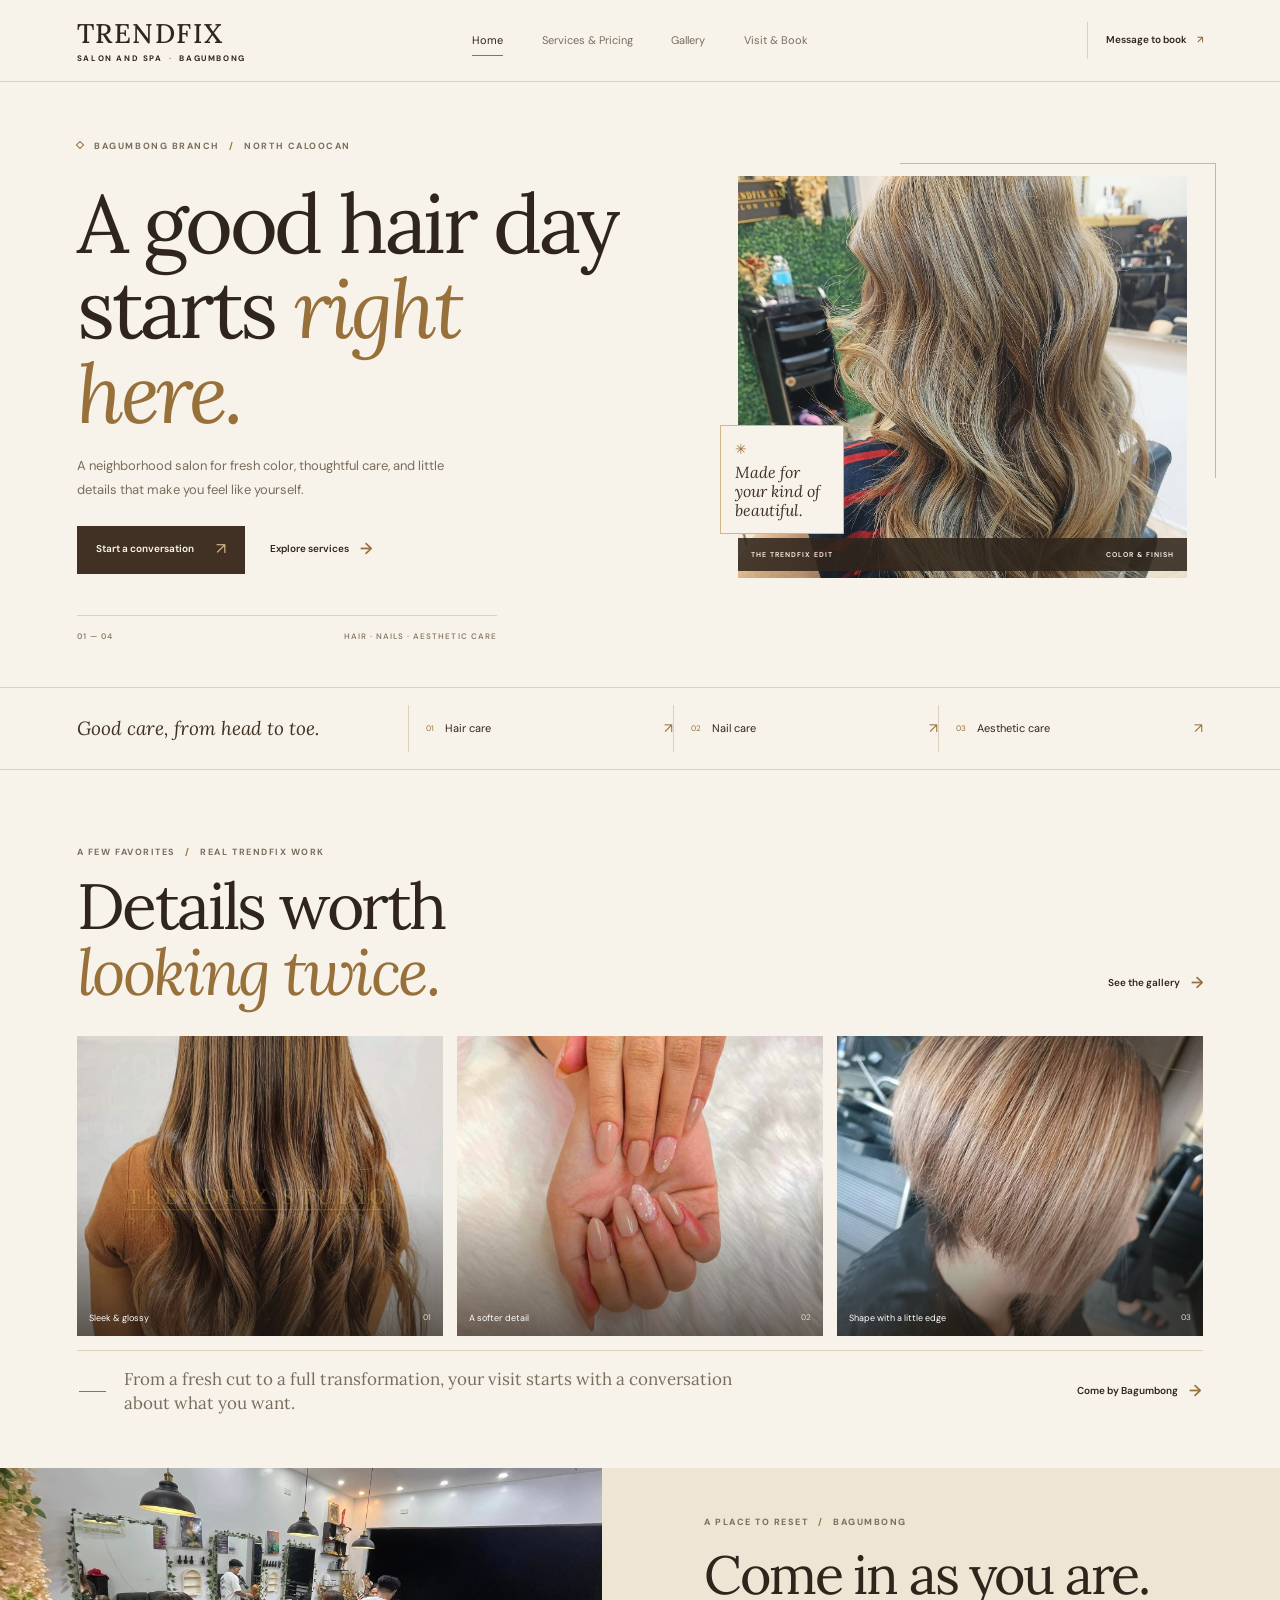
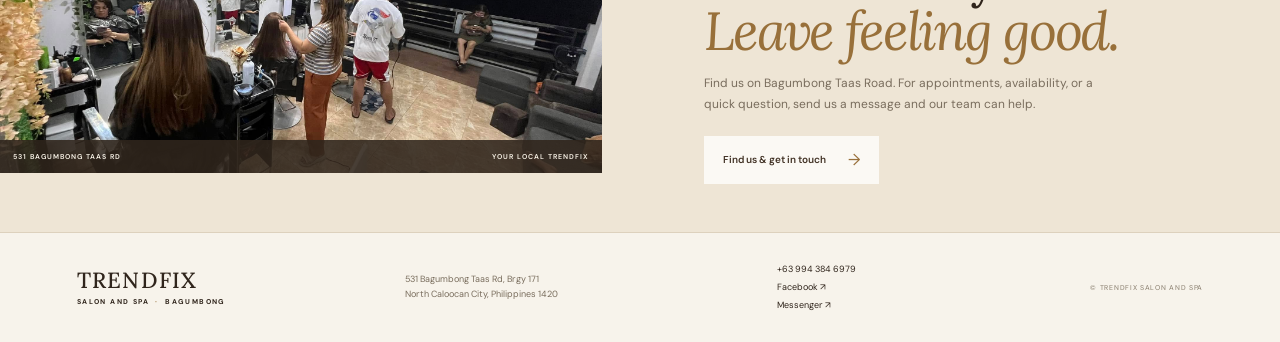
<file: index.html>
<!doctype html>
<html lang="en">
<head>
  <meta charset="utf-8">
  <meta name="viewport" content="width=device-width, initial-scale=1">
  <meta name="theme-color" content="#f7f3eb">
  <meta name="description" content="Meet TRENDFIX Salon and Spa, Bagumbong Branch — hair, nail and beauty services in North Caloocan.">
  <title>TRENDFIX Salon and Spa — Bagumbong Branch</title>
  <link rel="preconnect" href="https://fonts.googleapis.com">
  <link rel="preconnect" href="https://fonts.gstatic.com" crossorigin>
  <link rel="stylesheet" href="styles.css?v=5">
  <script src="script.js" defer></script>
</head>
<body>
  <a class="skip-link" href="#main">Skip to content</a>
  <header class="site-header">
    <a class="wordmark" href="index.html" aria-label="TRENDFIX Salon and Spa home"><span class="wordmark-main">TRENDFIX</span><span class="wordmark-sub">SALON AND SPA <i>·</i> BAGUMBONG</span></a>
    <button class="menu-toggle" type="button" aria-expanded="false" aria-controls="primary-nav"><span></span><span class="sr-only">Open navigation</span></button>
    <nav class="primary-nav" id="primary-nav" aria-label="Main navigation">
      <a href="index.html" aria-current="page">Home</a>
      <a href="services.html">Services &amp; Pricing</a>
      <a href="gallery.html">Gallery</a>
      <a href="visit.html">Visit &amp; Book</a>
    </nav>
    <a class="header-book" href="https://m.me/TRENDFIXSalonNorthCaloocan" target="_blank" rel="noopener">Message to book <span aria-hidden="true">↗</span></a>
  </header>

  <main id="main">
    <section class="home-hero">
      <div class="hero-copy">
        <p class="eyebrow"><span class="eyebrow-mark"></span> BAGUMBONG BRANCH <span class="eyebrow-divider">/</span> NORTH CALOOCAN</p>
        <h1>A good hair day<br>starts <em>right here.</em></h1>
        <p class="hero-intro">A neighborhood salon for fresh color, thoughtful care, and little details that make you feel like yourself.</p>
        <div class="hero-actions">
          <a class="button button-dark" href="https://m.me/TRENDFIXSalonNorthCaloocan" target="_blank" rel="noopener">Start a conversation <span aria-hidden="true">↗</span></a>
          <a class="text-link" href="services.html">Explore services <span aria-hidden="true">→</span></a>
        </div>
        <div class="hero-footnote"><span>01 — 04</span><span>HAIR · NAILS · AESTHETIC CARE</span></div>
      </div>
      <div class="hero-visual">
        <div class="hero-image-wrap"><img src="imgs/hairs-1.jpg?v=2" alt="Soft, dimensional blonde waves styled at TRENDFIX" fetchpriority="high"></div>
        <div class="hero-image-note"><span class="note-star" aria-hidden="true">✳</span><span>Made for<br>your kind of<br>beautiful.</span></div>
        <p class="photo-caption"><span>THE TRENDFIX EDIT</span><span>COLOR &amp; FINISH</span></p>
      </div>
    </section>

    <section class="service-ribbon" aria-label="Service categories">
      <p>Good care, from head to toe.</p>
      <a href="services.html#hair-care"><span>01</span> Hair care <i aria-hidden="true">↗</i></a>
      <a href="services.html#nail-care"><span>02</span> Nail care <i aria-hidden="true">↗</i></a>
      <a href="services.html#aesthetic-care"><span>03</span> Aesthetic care <i aria-hidden="true">↗</i></a>
    </section>

    <section class="home-work section-pad">
      <div class="section-heading">
        <div><p class="eyebrow">A FEW FAVORITES <span class="eyebrow-divider">/</span> REAL TRENDFIX WORK</p><h2>Details worth<br><em>looking twice.</em></h2></div>
        <a class="text-link" href="gallery.html">See the gallery <span aria-hidden="true">→</span></a>
      </div>
      <div class="work-preview">
        <a class="work-tile work-tile-tall" href="gallery.html" aria-label="View the hair and nail gallery"><img src="imgs/hairs-3.jpg?v=2" alt="Long, glossy brunette hair after a salon service" loading="lazy"><span class="work-label">Sleek &amp; glossy <i>01</i></span></a>
        <a class="work-tile work-tile-small" href="gallery.html" aria-label="View the hair and nail gallery"><img src="imgs/nails-3.jpg?v=2" alt="Soft pink nail finish" loading="lazy"><span class="work-label">A softer detail <i>02</i></span></a>
        <div class="work-note"><span class="note-rule"></span><p>From a fresh cut to a full transformation, your visit starts with a conversation about what you want.</p><a class="text-link" href="visit.html">Come by Bagumbong <span aria-hidden="true">→</span></a></div>
        <a class="work-tile work-tile-wide" href="gallery.html" aria-label="View the hair and nail gallery"><img src="imgs/hairs-2.jpg?v=2" alt="A softly shaped, warm-toned short haircut" loading="lazy"><span class="work-label">Shape with a little edge <i>03</i></span></a>
      </div>
    </section>

    <section class="home-visit">
      <div class="visit-photo"><img src="imgs/salon-1.jpg?v=2" alt="The TRENDFIX salon floor during a regular day of service" loading="lazy"><span class="photo-caption"><span>531 BAGUMBONG TAAS RD</span><span>YOUR LOCAL TRENDFIX</span></span></div>
      <div class="visit-copy"><p class="eyebrow">A PLACE TO RESET <span class="eyebrow-divider">/</span> BAGUMBONG</p><h2>Come in as you are.<br><em>Leave feeling good.</em></h2><p>Find us on Bagumbong Taas Road. For appointments, availability, or a quick question, send us a message and our team can help.</p><a class="button button-light" href="visit.html">Find us &amp; get in touch <span aria-hidden="true">→</span></a></div>
    </section>
  </main>

  <footer class="site-footer">
    <a class="wordmark footer-wordmark" href="index.html"><span class="wordmark-main">TRENDFIX</span><span class="wordmark-sub">SALON AND SPA <i>·</i> BAGUMBONG</span></a>
    <p>531 Bagumbong Taas Rd, Brgy 171<br>North Caloocan City, Philippines 1420</p>
    <div class="footer-links"><a href="tel:+639943846979">+63 994 384 6979</a><a href="https://www.facebook.com/TRENDFIXSalonNorthCaloocan/" target="_blank" rel="noopener">Facebook ↗</a><a href="https://m.me/TRENDFIXSalonNorthCaloocan" target="_blank" rel="noopener">Messenger ↗</a></div>
    <span class="footer-copy">© TRENDFIX SALON AND SPA</span>
  </footer>
</body>
</html>
</file>
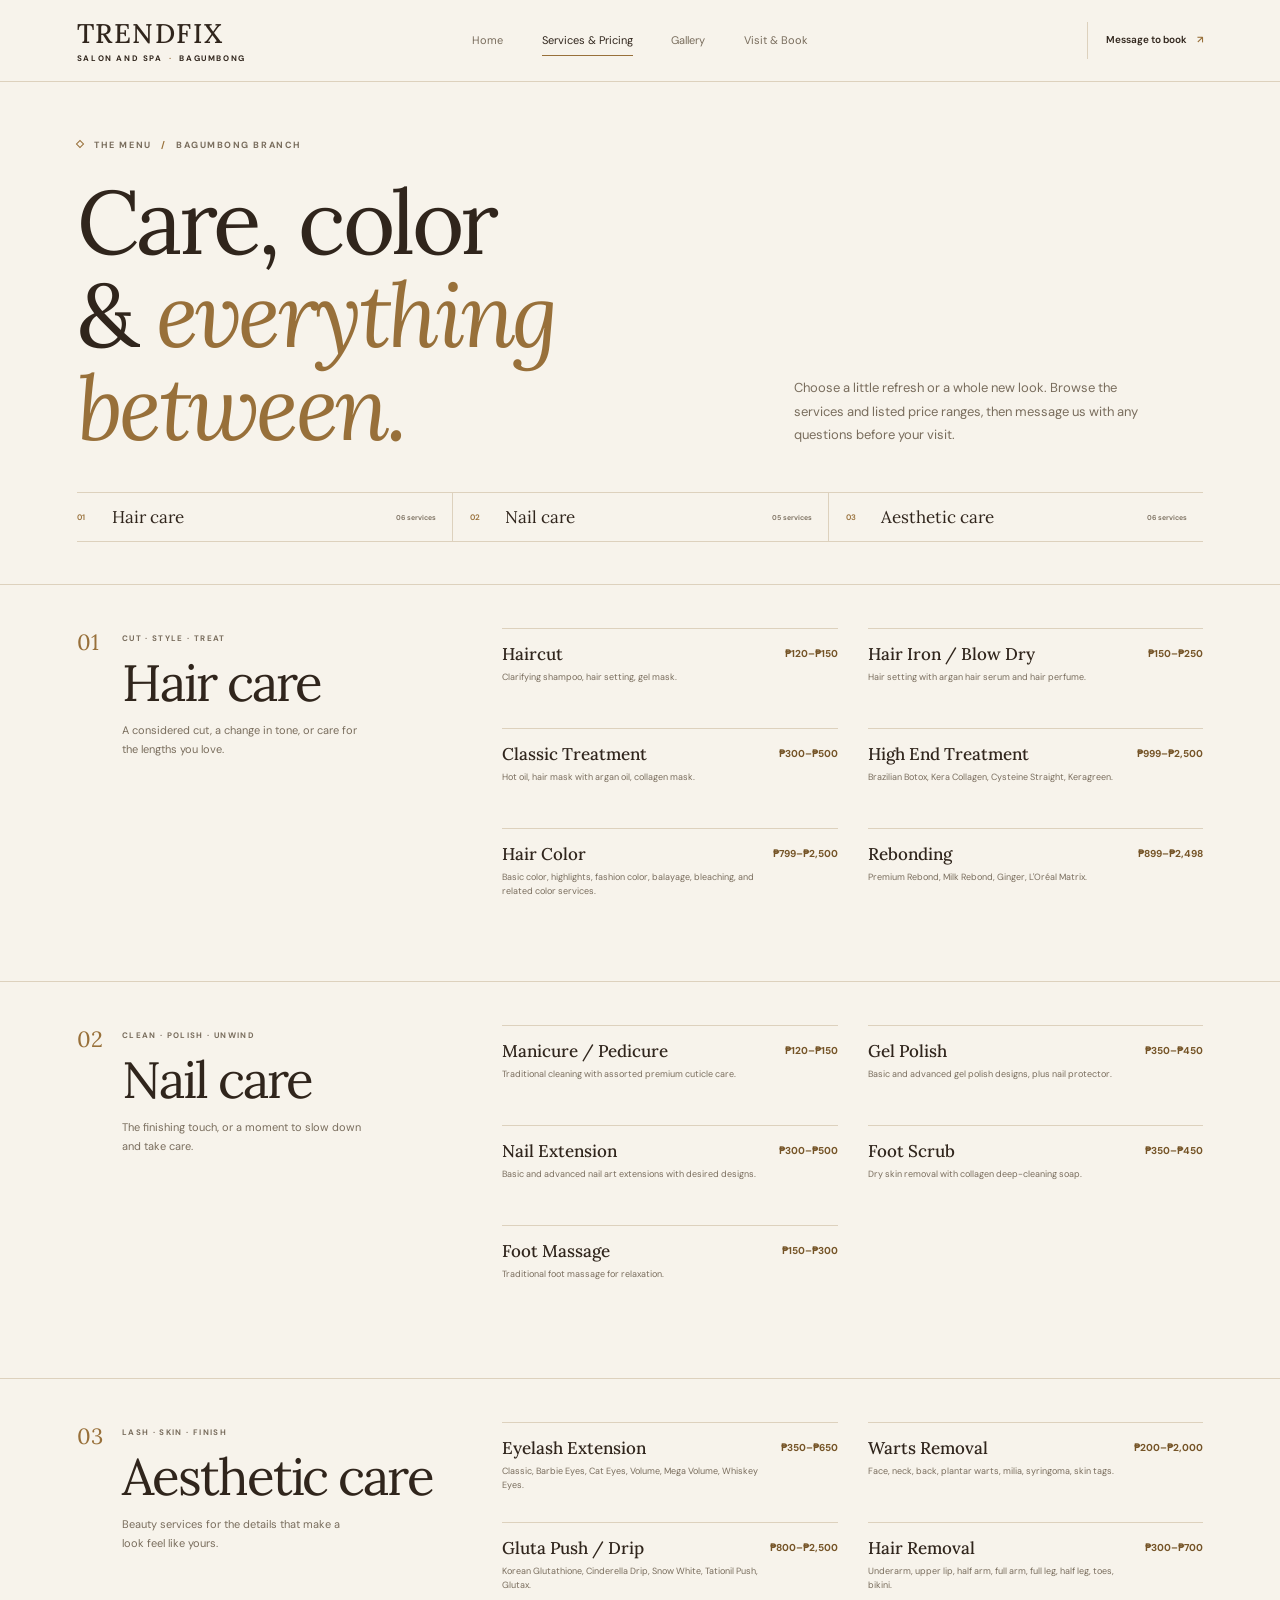
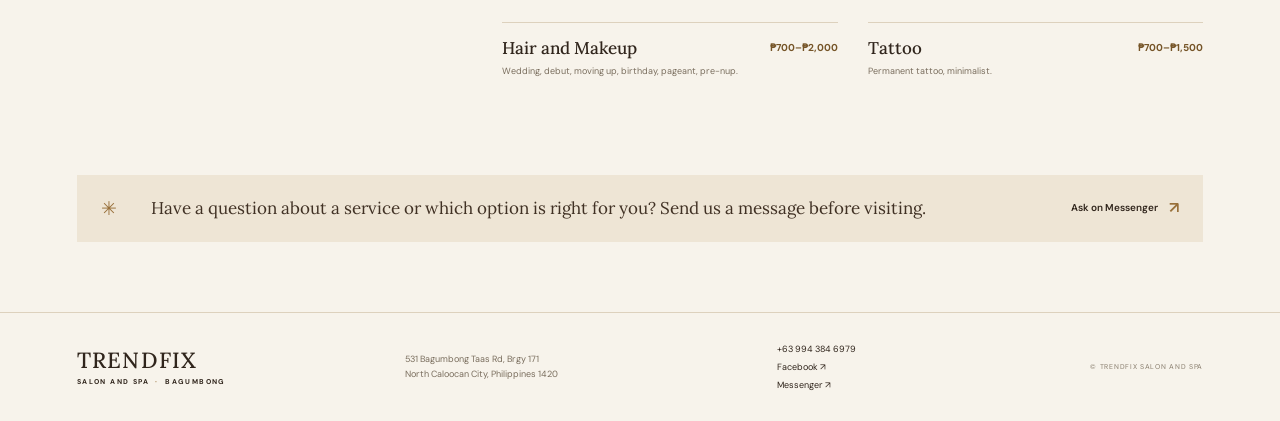
<file: services.html>
<!doctype html>
<html lang="en">
<head>
  <meta charset="utf-8">
  <meta name="viewport" content="width=device-width, initial-scale=1">
  <meta name="theme-color" content="#f7f3eb">
  <meta name="description" content="Explore confirmed hair, nail and aesthetic care services and prices at TRENDFIX Salon and Spa, Bagumbong.">
  <title>Services &amp; Pricing — TRENDFIX Bagumbong</title>
  <link rel="preconnect" href="https://fonts.googleapis.com">
  <link rel="preconnect" href="https://fonts.gstatic.com" crossorigin>
  <link rel="stylesheet" href="styles.css?v=5">
  <script src="script.js" defer></script>
</head>
<body>
  <a class="skip-link" href="#main">Skip to content</a>
  <header class="site-header">
    <a class="wordmark" href="index.html" aria-label="TRENDFIX Salon and Spa home"><span class="wordmark-main">TRENDFIX</span><span class="wordmark-sub">SALON AND SPA <i>·</i> BAGUMBONG</span></a>
    <button class="menu-toggle" type="button" aria-expanded="false" aria-controls="primary-nav"><span></span><span class="sr-only">Open navigation</span></button>
    <nav class="primary-nav" id="primary-nav" aria-label="Main navigation"><a href="index.html">Home</a><a href="services.html" aria-current="page">Services &amp; Pricing</a><a href="gallery.html">Gallery</a><a href="visit.html">Visit &amp; Book</a></nav>
    <a class="header-book" href="https://m.me/TRENDFIXSalonNorthCaloocan" target="_blank" rel="noopener">Message to book <span aria-hidden="true">↗</span></a>
  </header>

  <main id="main" class="services-page">
    <section class="page-intro services-intro">
      <p class="eyebrow"><span class="eyebrow-mark"></span> THE MENU <span class="eyebrow-divider">/</span> BAGUMBONG BRANCH</p>
      <div class="intro-title-row"><h1>Care, color<br>&amp; <em>everything between.</em></h1><p>Choose a little refresh or a whole new look. Browse the services and listed price ranges, then message us with any questions before your visit.</p></div>
      <nav class="menu-index" aria-label="Jump to a service category"><a href="#hair-care"><span>01</span> Hair care <b>06 services</b></a><a href="#nail-care"><span>02</span> Nail care <b>05 services</b></a><a href="#aesthetic-care"><span>03</span> Aesthetic care <b>06 services</b></a></nav>
    </section>

    <section class="price-section" id="hair-care">
      <div class="price-section-heading"><span class="section-number">01</span><div><p class="eyebrow">CUT · STYLE · TREAT</p><h2>Hair care</h2></div><p class="category-note">A considered cut, a change in tone, or care for the lengths you love.</p></div>
      <div class="price-list">
        <article class="price-item"><div class="price-name"><h3>Haircut</h3><p>Clarifying shampoo, hair setting, gel mask.</p></div><p class="price">₱120–₱150</p></article>
        <article class="price-item"><div class="price-name"><h3>Hair Iron / Blow Dry</h3><p>Hair setting with argan hair serum and hair perfume.</p></div><p class="price">₱150–₱250</p></article>
        <article class="price-item"><div class="price-name"><h3>Classic Treatment</h3><p>Hot oil, hair mask with argan oil, collagen mask.</p></div><p class="price">₱300–₱500</p></article>
        <article class="price-item"><div class="price-name"><h3>High End Treatment</h3><p>Brazilian Botox, Kera Collagen, Cysteine Straight, Keragreen.</p></div><p class="price">₱999–₱2,500</p></article>
        <article class="price-item"><div class="price-name"><h3>Hair Color</h3><p>Basic color, highlights, fashion color, balayage, bleaching, and related color services.</p></div><p class="price">₱799–₱2,500</p></article>
        <article class="price-item"><div class="price-name"><h3>Rebonding</h3><p>Premium Rebond, Milk Rebond, Ginger, L'Oréal Matrix.</p></div><p class="price">₱899–₱2,498</p></article>
      </div>
    </section>

    <section class="price-section" id="nail-care">
      <div class="price-section-heading"><span class="section-number">02</span><div><p class="eyebrow">CLEAN · POLISH · UNWIND</p><h2>Nail care</h2></div><p class="category-note">The finishing touch, or a moment to slow down and take care.</p></div>
      <div class="price-list">
        <article class="price-item"><div class="price-name"><h3>Manicure / Pedicure</h3><p>Traditional cleaning with assorted premium cuticle care.</p></div><p class="price">₱120–₱150</p></article>
        <article class="price-item"><div class="price-name"><h3>Gel Polish</h3><p>Basic and advanced gel polish designs, plus nail protector.</p></div><p class="price">₱350–₱450</p></article>
        <article class="price-item"><div class="price-name"><h3>Nail Extension</h3><p>Basic and advanced nail art extensions with desired designs.</p></div><p class="price">₱300–₱500</p></article>
        <article class="price-item"><div class="price-name"><h3>Foot Scrub</h3><p>Dry skin removal with collagen deep-cleaning soap.</p></div><p class="price">₱350–₱450</p></article>
        <article class="price-item"><div class="price-name"><h3>Foot Massage</h3><p>Traditional foot massage for relaxation.</p></div><p class="price">₱150–₱300</p></article>
      </div>
    </section>

    <section class="price-section" id="aesthetic-care">
      <div class="price-section-heading"><span class="section-number">03</span><div><p class="eyebrow">LASH · SKIN · FINISH</p><h2>Aesthetic care</h2></div><p class="category-note">Beauty services for the details that make a look feel like yours.</p></div>
      <div class="price-list">
        <article class="price-item"><div class="price-name"><h3>Eyelash Extension</h3><p>Classic, Barbie Eyes, Cat Eyes, Volume, Mega Volume, Whiskey Eyes.</p></div><p class="price">₱350–₱650</p></article>
        <article class="price-item"><div class="price-name"><h3>Warts Removal</h3><p>Face, neck, back, plantar warts, milia, syringoma, skin tags.</p></div><p class="price">₱200–₱2,000</p></article>
        <article class="price-item"><div class="price-name"><h3>Gluta Push / Drip</h3><p>Korean Glutathione, Cinderella Drip, Snow White, Tationil Push, Glutax.</p></div><p class="price">₱800–₱2,500</p></article>
        <article class="price-item"><div class="price-name"><h3>Hair Removal</h3><p>Underarm, upper lip, half arm, full arm, full leg, half leg, toes, bikini.</p></div><p class="price">₱300–₱700</p></article>
        <article class="price-item"><div class="price-name"><h3>Hair and Makeup</h3><p>Wedding, debut, moving up, birthday, pageant, pre-nup.</p></div><p class="price">₱700–₱2,000</p></article>
        <article class="price-item"><div class="price-name"><h3>Tattoo</h3><p>Permanent tattoo, minimalist.</p></div><p class="price">₱700–₱1,500</p></article>
      </div>
    </section>

    <aside class="pricing-note"><span class="note-star" aria-hidden="true">✳</span><p>Have a question about a service or which option is right for you? Send us a message before visiting.</p><a class="text-link" href="https://m.me/TRENDFIXSalonNorthCaloocan" target="_blank" rel="noopener">Ask on Messenger <span aria-hidden="true">↗</span></a></aside>
  </main>

  <footer class="site-footer"><a class="wordmark footer-wordmark" href="index.html"><span class="wordmark-main">TRENDFIX</span><span class="wordmark-sub">SALON AND SPA <i>·</i> BAGUMBONG</span></a><p>531 Bagumbong Taas Rd, Brgy 171<br>North Caloocan City, Philippines 1420</p><div class="footer-links"><a href="tel:+639943846979">+63 994 384 6979</a><a href="https://www.facebook.com/TRENDFIXSalonNorthCaloocan/" target="_blank" rel="noopener">Facebook ↗</a><a href="https://m.me/TRENDFIXSalonNorthCaloocan" target="_blank" rel="noopener">Messenger ↗</a></div><span class="footer-copy">© TRENDFIX SALON AND SPA</span></footer>
</body>
</html>
</file>
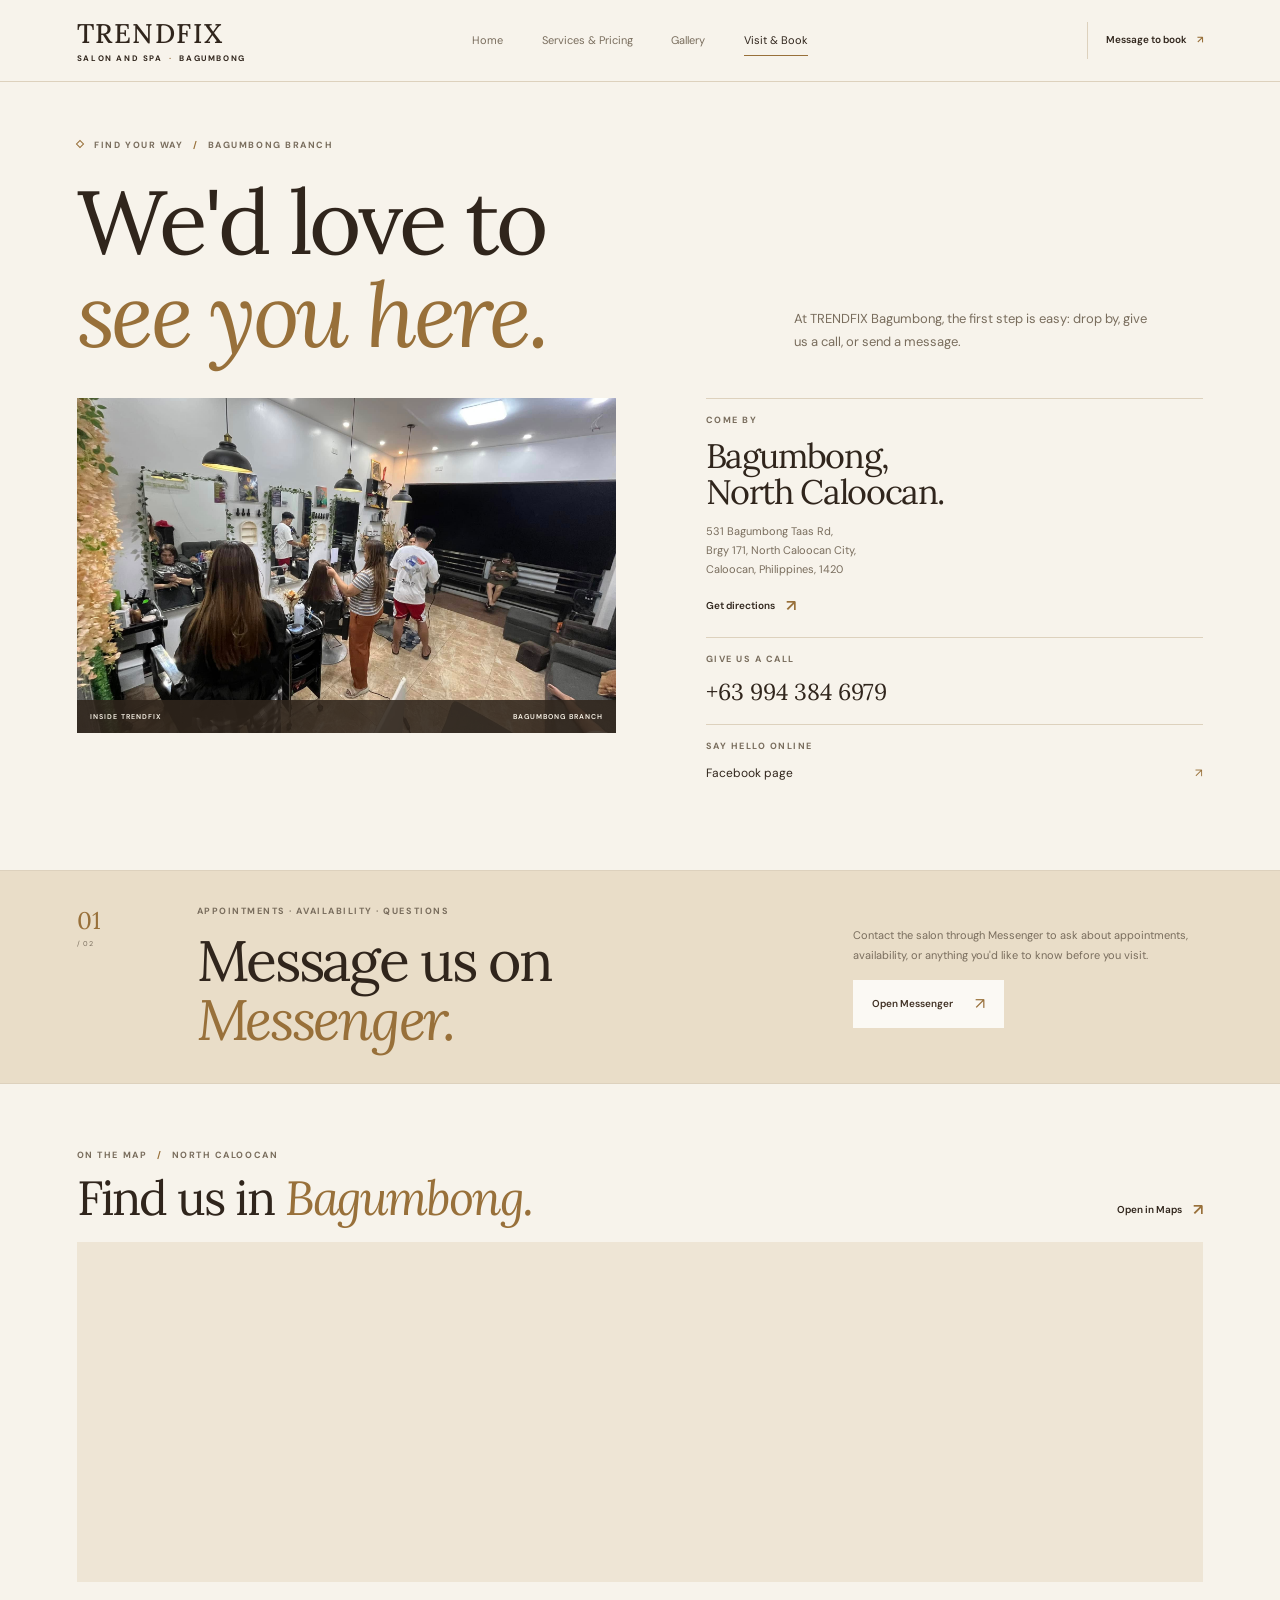
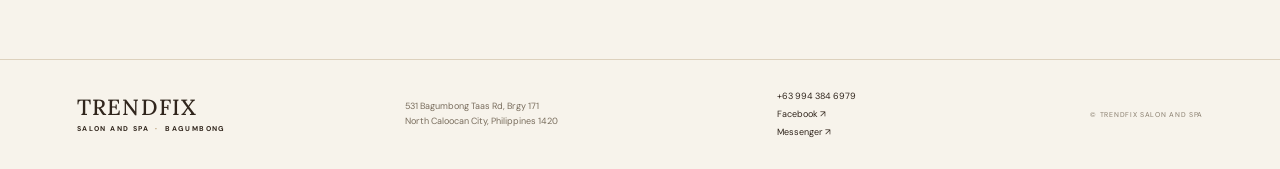
<file: visit.html>
<!doctype html>
<html lang="en">
<head>
  <meta charset="utf-8">
  <meta name="viewport" content="width=device-width, initial-scale=1">
  <meta name="theme-color" content="#f7f3eb">
  <meta name="description" content="Visit or message TRENDFIX Salon and Spa, Bagumbong Branch, North Caloocan.">
  <title>Visit &amp; Book — TRENDFIX Bagumbong</title>
  <link rel="preconnect" href="https://fonts.googleapis.com">
  <link rel="preconnect" href="https://fonts.gstatic.com" crossorigin>
  <link rel="stylesheet" href="styles.css?v=5">
  <script src="script.js" defer></script>
</head>
<body>
  <a class="skip-link" href="#main">Skip to content</a>
  <header class="site-header">
    <a class="wordmark" href="index.html" aria-label="TRENDFIX Salon and Spa home"><span class="wordmark-main">TRENDFIX</span><span class="wordmark-sub">SALON AND SPA <i>·</i> BAGUMBONG</span></a>
    <button class="menu-toggle" type="button" aria-expanded="false" aria-controls="primary-nav"><span></span><span class="sr-only">Open navigation</span></button>
    <nav class="primary-nav" id="primary-nav" aria-label="Main navigation"><a href="index.html">Home</a><a href="services.html">Services &amp; Pricing</a><a href="gallery.html">Gallery</a><a href="visit.html" aria-current="page">Visit &amp; Book</a></nav>
    <a class="header-book" href="https://m.me/TRENDFIXSalonNorthCaloocan" target="_blank" rel="noopener">Message to book <span aria-hidden="true">↗</span></a>
  </header>

  <main id="main" class="visit-page">
    <section class="page-intro visit-intro">
      <p class="eyebrow"><span class="eyebrow-mark"></span> FIND YOUR WAY <span class="eyebrow-divider">/</span> BAGUMBONG BRANCH</p>
      <div class="intro-title-row"><h1>We'd love to<br><em>see you here.</em></h1><p>At TRENDFIX Bagumbong, the first step is easy: drop by, give us a call, or send a message.</p></div>
    </section>

    <section class="visit-main-grid">
      <div class="salon-photo-frame"><img src="imgs/salon-1.jpg?v=2" alt="Inside the TRENDFIX Bagumbong salon during a regular working day" fetchpriority="high"><span class="photo-caption"><span>INSIDE TRENDFIX</span><span>BAGUMBONG BRANCH</span></span></div>
      <div class="contact-details">
        <div class="contact-block"><p class="eyebrow">COME BY</p><h2>Bagumbong,<br>North Caloocan.</h2><address>531 Bagumbong Taas Rd,<br>Brgy 171, North Caloocan City,<br>Caloocan, Philippines, 1420</address><a class="text-link" href="https://www.google.com/maps/search/?api=1&amp;query=531+Bagumbong+Taas+Rd%2C+Brgy+171%2C+North+Caloocan+City%2C+Caloocan%2C+Philippines+1420" target="_blank" rel="noopener">Get directions <span aria-hidden="true">↗</span></a></div>
        <div class="contact-block contact-short"><p class="eyebrow">GIVE US A CALL</p><a class="phone-link" href="tel:+639943846979">+63 994 384 6979</a></div>
        <div class="contact-block contact-social"><p class="eyebrow">SAY HELLO ONLINE</p><a href="https://www.facebook.com/TRENDFIXSalonNorthCaloocan/" target="_blank" rel="noopener">Facebook page <span aria-hidden="true">↗</span></a></div>
      </div>
    </section>

    <section class="booking-band"><div class="booking-number">01 <span>/ 02</span></div><div><p class="eyebrow">APPOINTMENTS · AVAILABILITY · QUESTIONS</p><h2>Message us on<br><em>Messenger.</em></h2></div><div class="booking-action"><p>Contact the salon through Messenger to ask about appointments, availability, or anything you'd like to know before you visit.</p><a class="button button-light" href="https://m.me/TRENDFIXSalonNorthCaloocan" target="_blank" rel="noopener">Open Messenger <span aria-hidden="true">↗</span></a></div></section>

    <section class="map-section"><div class="map-heading"><div><p class="eyebrow">ON THE MAP <span class="eyebrow-divider">/</span> NORTH CALOOCAN</p><h2>Find us in <em>Bagumbong.</em></h2></div><a class="text-link" href="https://www.google.com/maps/search/?api=1&amp;query=531+Bagumbong+Taas+Rd%2C+Brgy+171%2C+North+Caloocan+City%2C+Caloocan%2C+Philippines+1420" target="_blank" rel="noopener">Open in Maps <span aria-hidden="true">↗</span></a></div><div class="map-frame"><iframe title="Map showing TRENDFIX Salon and Spa in Bagumbong, North Caloocan" src="https://maps.google.com/maps?q=531%20Bagumbong%20Taas%20Rd%2C%20Brgy%20171%2C%20North%20Caloocan%20City%2C%20Caloocan%2C%20Philippines%201420&amp;output=embed" loading="lazy" referrerpolicy="no-referrer-when-downgrade" allowfullscreen></iframe></div></section>
  </main>

  <footer class="site-footer"><a class="wordmark footer-wordmark" href="index.html"><span class="wordmark-main">TRENDFIX</span><span class="wordmark-sub">SALON AND SPA <i>·</i> BAGUMBONG</span></a><p>531 Bagumbong Taas Rd, Brgy 171<br>North Caloocan City, Philippines 1420</p><div class="footer-links"><a href="tel:+639943846979">+63 994 384 6979</a><a href="https://www.facebook.com/TRENDFIXSalonNorthCaloocan/" target="_blank" rel="noopener">Facebook ↗</a><a href="https://m.me/TRENDFIXSalonNorthCaloocan" target="_blank" rel="noopener">Messenger ↗</a></div><span class="footer-copy">© TRENDFIX SALON AND SPA</span></footer>
</body>
</html>
</file>
<file: styles.css>
@import url('https://fonts.googleapis.com/css2?family=Lora:ital,wght@0,400;0,500;0,600;1,400;1,500&family=DM+Sans:wght@400;500;600;700&display=swap');

:root {
  color-scheme: light;
  --cream: #f7f3eb;
  --cream-deep: #eee5d5;
  --champagne: #e9ddc8;
  --paper: #fbf9f4;
  --ink: #30251c;
  --muted: #796d5d;
  --gold: #98703a;
  --gold-light: #d1b783;
  --line: #ddd1bd;
  --deep: #403124;
  --serif: 'Lora', 'Iowan Old Style', Georgia, serif;
  --sans: 'DM Sans', 'Avenir Next', Avenir, sans-serif;
  --gutter: clamp(22px, 6vw, 88px);
  --content: 1440px;
}

*, *::before, *::after { box-sizing: border-box; }
html { scroll-behavior: smooth; scroll-padding-top: 92px; }
body { max-width: var(--content); margin: 0 auto; background: var(--cream); color: var(--ink); font: 15px/1.65 var(--sans); -webkit-font-smoothing: antialiased; }
img { display: block; max-width: 100%; }
a { color: inherit; text-decoration: none; }
button { color: inherit; font: inherit; }
::selection { background: #e3d2ad; color: var(--deep); }
.sr-only { position: absolute; width: 1px; height: 1px; padding: 0; margin: -1px; overflow: hidden; clip: rect(0, 0, 0, 0); white-space: nowrap; border: 0; }
.skip-link { position: fixed; top: 8px; left: 8px; z-index: 50; padding: 10px 16px; background: var(--deep); color: var(--paper); transform: translateY(-150%); }
.skip-link:focus { transform: translateY(0); }
:focus-visible { outline: 2px solid var(--gold); outline-offset: 4px; }

.site-header { position: relative; z-index: 10; display: grid; grid-template-columns: 1fr auto 1fr; align-items: center; min-height: 82px; padding: 0 var(--gutter); border-bottom: 1px solid var(--line); background: var(--cream); }
.wordmark { display: inline-flex; width: max-content; flex-direction: column; line-height: 1; }
.wordmark-main { font: 500 27px/1 var(--serif); letter-spacing: .055em; }
.wordmark-sub { margin-top: 7px; font-size: 8px; font-weight: 700; letter-spacing: .2em; }
.wordmark-sub i { padding: 0 3px; color: var(--gold); font-style: normal; }
.primary-nav { display: flex; align-items: center; gap: clamp(20px, 3vw, 42px); }
.primary-nav a { position: relative; padding: 8px 0; color: var(--muted); font-size: 11px; transition: color .18s ease; }
.primary-nav a::after { position: absolute; right: 0; bottom: 2px; left: 0; height: 1px; background: var(--gold); content: ''; transform: scaleX(0); transform-origin: left; transition: transform .18s ease; }
.primary-nav a:hover, .primary-nav a[aria-current="page"] { color: var(--ink); }
.primary-nav a:hover::after, .primary-nav a[aria-current="page"]::after { transform: scaleX(1); }
.header-book { justify-self: end; padding: 10px 0 10px 18px; border-left: 1px solid var(--line); font-size: 10px; font-weight: 600; }
.header-book span { margin-left: 8px; color: var(--gold); }
.menu-toggle { display: none; }

.eyebrow { margin: 0; color: var(--muted); font-size: 9px; font-weight: 700; letter-spacing: .17em; line-height: 1.55; }
.eyebrow-mark { display: inline-block; width: 6px; height: 6px; margin: 0 8px 1px 0; border: 1px solid var(--gold); transform: rotate(45deg); }
.eyebrow-divider { padding: 0 6px; color: var(--gold); }
h1, h2, h3, p { margin-top: 0; }
h1, h2 { font-family: var(--serif); font-weight: 400; letter-spacing: -.04em; line-height: 1.04; }
h1 em, h2 em { color: var(--gold); font-weight: 400; }
.button { display: inline-flex; min-height: 48px; align-items: center; justify-content: space-between; gap: 22px; padding: 0 19px; font-size: 10px; font-weight: 600; transition: background .18s ease, color .18s ease, transform .18s ease; }
.button:hover { transform: translateY(-2px); }
.button span { color: var(--gold-light); font-size: 16px; font-weight: 400; }
.button-dark { background: var(--deep); color: var(--paper); }
.button-dark:hover { background: #5a422d; }
.button-light { background: var(--paper); color: var(--deep); }
.button-light span { color: var(--gold); }
.button-light:hover { background: white; }
.text-link { display: inline-flex; align-items: center; gap: 11px; font-size: 10px; font-weight: 600; }
.text-link span { color: var(--gold); font-size: 16px; transition: transform .18s ease; }
.text-link:hover span { transform: translateX(4px); }
.photo-caption { position: absolute; right: 0; bottom: 0; left: 0; display: flex; justify-content: space-between; gap: 12px; padding: 11px 13px; background: rgba(48, 37, 28, .87); color: #fbf5e9; font-size: 7px; font-weight: 600; letter-spacing: .14em; }

/* Home: editorial introduction, compact real-work moments, direct invitation. */
.home-hero { display: grid; min-height: 555px; grid-template-columns: 1.04fr .96fr; align-items: center; gap: 3vw; padding: 48px var(--gutter) 44px; }
.hero-copy { position: relative; z-index: 1; display: flex; flex-direction: column; align-items: flex-start; padding: 10px 0 0; }
.hero-copy h1 { margin: 27px 0 17px; font-size: clamp(58px, 6.4vw, 86px); }
.hero-copy h1 em { color: var(--gold); }
.hero-intro { max-width: 380px; margin-bottom: 24px; color: var(--muted); font-size: 13px; line-height: 1.85; }
.hero-actions { display: flex; align-items: center; gap: 25px; }
.hero-footnote { display: flex; justify-content: space-between; width: min(100%, 420px); margin-top: 41px; padding-top: 14px; border-top: 1px solid var(--line); color: #8d806d; font-size: 8px; font-weight: 600; letter-spacing: .13em; }
.hero-visual { position: relative; width: min(100%, 465px); height: 420px; justify-self: end; padding: 0 0 18px 18px; }
.hero-visual::before { position: absolute; top: -13px; right: -13px; width: 68%; height: 75%; border-top: 1px solid var(--gold-light); border-right: 1px solid var(--gold-light); content: ''; }
.hero-image-wrap { position: absolute; inset: 0 16px 18px 0; overflow: hidden; background: var(--cream-deep); }
.hero-image-wrap img { width: 100%; height: 100%; object-fit: cover; object-position: center 48%; }
.hero-image-note { position: absolute; bottom: 62px; left: -18px; width: 124px; padding: 14px 14px 13px; border: 1px solid var(--gold-light); background: var(--cream); color: var(--deep); font-family: var(--serif); font-size: 16px; font-style: italic; line-height: 1.2; }
.note-star { display: block; margin-bottom: 5px; color: var(--gold); font: 14px var(--sans); }
.hero-visual .photo-caption { right: 16px; bottom: 18px; left: 0; }
.service-ribbon { display: grid; grid-template-columns: 1.25fr repeat(3, 1fr); align-items: center; min-height: 83px; padding: 0 var(--gutter); border-top: 1px solid var(--line); border-bottom: 1px solid var(--line); }
.service-ribbon > p { margin: 0; color: var(--deep); font: italic 19px var(--serif); }
.service-ribbon > a { display: flex; align-items: center; gap: 11px; padding: 12px 0 12px 17px; border-left: 1px solid var(--line); font-size: 11px; }
.service-ribbon > a span { color: var(--gold); font-size: 8px; }
.service-ribbon > a i { margin-left: auto; color: var(--gold); font-size: 14px; font-style: normal; }
.section-pad { padding: 76px var(--gutter) 52px; }
.section-heading { display: flex; align-items: end; justify-content: space-between; margin-bottom: 30px; }
.section-heading h2 { margin: 13px 0 0; font-size: clamp(43px, 5vw, 64px); }
.section-heading > .text-link { margin-bottom: 9px; }
.work-preview { display: grid; grid-template-columns: repeat(3, minmax(0, 1fr)); grid-template-rows: clamp(200px, 25vw, 300px) auto; gap: 14px; }
.work-tile { position: relative; display: block; min-width: 0; overflow: hidden; background: var(--cream-deep); }
.work-tile::after { position: absolute; inset: 52% 0 0; background: linear-gradient(transparent, rgba(35, 26, 20, .66)); content: ''; }
.work-tile img { width: 100%; height: 100%; object-fit: cover; }
.work-tile-tall { grid-column: 1; grid-row: 1; }
.work-tile-small { grid-column: 2; grid-row: 1; }
.work-tile-wide { grid-column: 3; grid-row: 1; }
.work-label { position: absolute; z-index: 1; right: 12px; bottom: 10px; left: 12px; display: flex; justify-content: space-between; color: white; font-size: 9px; }
.work-label i { color: #eadab9; font-size: 8px; font-style: normal; }
.work-note { display: grid; grid-column: 1 / -1; grid-row: 2; grid-template-columns: 27px minmax(0, 1fr) auto; align-items: center; gap: 18px; padding: 16px 2px 0; border-top: 1px solid var(--line); }
.note-rule { width: 27px; height: 1px; background: var(--gold); }
.work-note p { max-width: 620px; margin: 0; color: var(--muted); font: 17px/1.45 var(--serif); }
.home-visit { display: grid; grid-template-columns: .94fr 1.06fr; background: var(--cream-deep); color: var(--ink); }
.visit-photo { position: relative; height: 305px; overflow: hidden; }
.visit-photo img { width: 100%; height: 100%; object-fit: cover; object-position: center 54%; }
.visit-copy { display: flex; flex-direction: column; align-items: flex-start; justify-content: center; padding: 48px clamp(36px, 8vw, 110px); }
.visit-copy .eyebrow { color: var(--muted); }
.visit-copy h2 { margin: 17px 0 14px; font-size: clamp(39px, 4.2vw, 57px); }
.visit-copy h2 em { color: var(--gold); }
.visit-copy > p:not(.eyebrow) { max-width: 400px; margin-bottom: 20px; color: var(--muted); font-size: 12px; line-height: 1.8; }

/* Interior introductions and service index. */
.page-intro { padding: 57px var(--gutter) 0; }
.intro-title-row { display: grid; grid-template-columns: 1.2fr .8fr; align-items: end; gap: 8vw; margin-top: 22px; }
.intro-title-row h1 { margin: 0; font-size: clamp(54px, 7vw, 90px); }
.intro-title-row h1 em { color: var(--gold); }
.intro-title-row > p { max-width: 365px; margin: 0 0 8px; color: var(--muted); font-size: 13px; line-height: 1.8; }
.services-intro { padding-bottom: 42px; }
.menu-index { display: grid; grid-template-columns: repeat(3, 1fr); margin-top: 38px; border-top: 1px solid var(--line); border-bottom: 1px solid var(--line); }
.menu-index a { display: grid; grid-template-columns: 28px 1fr auto; align-items: center; gap: 7px; padding: 13px 16px 13px 0; font: 17px var(--serif); }
.menu-index a + a { padding-left: 17px; border-left: 1px solid var(--line); }
.menu-index span, .menu-index b { color: var(--gold); font: 600 8px var(--sans); }
.menu-index b { color: var(--muted); font-size: 7px; }
.price-section { display: grid; grid-template-columns: .68fr 1.32fr; gap: 5vw; padding: 43px var(--gutter) 53px; border-top: 1px solid var(--line); scroll-margin-top: 25px; }
.price-section-heading { display: grid; grid-template-columns: 37px 1fr; align-content: start; column-gap: 8px; }
.section-number { color: var(--gold); font: 22px var(--serif); }
.price-section-heading .eyebrow { margin: 4px 0 11px; font-size: 8px; }
.price-section-heading h2 { margin: 0; font-size: clamp(35px, 4vw, 51px); }
.category-note { grid-column: 2; max-width: 240px; margin: 12px 0 0; color: var(--muted); font-size: 11px; line-height: 1.75; }
.price-list { display: grid; grid-template-columns: 1fr 1fr; column-gap: 30px; }
.price-item { display: flex; min-height: 100px; justify-content: space-between; gap: 11px; padding: 15px 0 13px; border-top: 1px solid var(--line); }
.price-name h3 { margin: 0 0 5px; font: 500 17px/1.25 var(--serif); }
.price-name p { max-width: 290px; margin: 0; color: var(--muted); font-size: 9px; line-height: 1.55; }
.price { flex-shrink: 0; margin: 2px 0 0; color: #755427; font-size: 10px; font-weight: 700; white-space: nowrap; }
.pricing-note { display: grid; grid-template-columns: 35px 1fr auto; align-items: center; gap: 15px; margin: 0 var(--gutter) 70px; padding: 20px 24px; background: var(--cream-deep); }
.pricing-note .note-star { margin: 0; font-size: 19px; }
.pricing-note p { margin: 0; color: var(--deep); font: 17px/1.35 var(--serif); }

/* Gallery: a composed grid; every photograph has a deliberate crop, never distortion. */
.gallery-intro { padding-bottom: 29px; }
.portfolio-grid { display: grid; grid-template-columns: repeat(12, minmax(0, 1fr)); grid-template-rows: clamp(210px, 25vw, 290px) clamp(230px, 29vw, 330px); gap: 13px; padding: 0 var(--gutter); }
.gallery-item { position: relative; display: block; min-width: 0; overflow: hidden; padding: 0; border: 0; background: var(--cream-deep); cursor: zoom-in; text-align: left; }
.gallery-item img { width: 100%; height: 100%; object-fit: cover; }
.gallery-item:focus-visible { outline: 2px solid var(--gold); outline-offset: 3px; }
.gallery-item:nth-child(-n+4) { grid-column: span 3; }
.gallery-item:nth-child(n+5) { grid-column: span 4; }
.gallery-item:nth-child(1) img { object-position: center 43%; }
.gallery-item:nth-child(2) img { object-position: center 45%; }
.gallery-item:nth-child(4) img { object-position: center 42%; }
.gallery-item:nth-child(5) img, .gallery-item:nth-child(6) img { object-position: center 49%; }
.gallery-caption { position: absolute; right: 0; bottom: 0; left: 0; display: grid; grid-template-columns: 32px minmax(0, 1fr) 14px; align-items: center; gap: 7px; padding: 11px; background: linear-gradient(transparent, rgba(35, 26, 20, .82)); color: white; }
.gallery-caption > span:first-child { color: #e7d7b7; font-size: 7px; font-weight: 600; letter-spacing: .1em; }
.gallery-caption i { display: block; margin-top: 2px; color: #e1d9cd; font-size: 6px; font-style: normal; }
.gallery-caption b { font: 500 15px var(--serif); }
.expand-mark { color: #e8d8b9; font-size: 14px; text-align: right; }
.gallery-footnote { margin: 12px var(--gutter) 0; color: #887d6d; font-size: 7px; letter-spacing: .11em; }
.gallery-cta { display: flex; flex-direction: column; align-items: center; margin: 69px var(--gutter) 75px; padding: 38px 20px; border-top: 1px solid var(--line); border-bottom: 1px solid var(--line); text-align: center; }
.gallery-cta h2 { margin: 12px 0 19px; font-size: clamp(36px, 4.5vw, 54px); }
.lightbox { position: fixed; inset: 0; width: min(100vw, 1180px); max-width: 100%; height: 100%; max-height: 100%; padding: 54px 80px 65px; border: 0; background: rgba(38, 29, 22, .97); color: white; }
.lightbox::backdrop { background: rgba(38, 29, 22, .92); }
.lightbox figure { display: flex; height: 100%; flex-direction: column; align-items: center; justify-content: center; margin: 0; }
.lightbox-image { max-width: 100%; max-height: calc(100% - 46px); object-fit: contain; }
.lightbox-caption { margin-top: 12px; color: #eee3d0; font: 17px var(--serif); }
.lightbox-close, .lightbox-prev, .lightbox-next { position: absolute; display: grid; width: 42px; height: 42px; place-items: center; border: 1px solid rgba(255,255,255,.3); background: transparent; color: white; cursor: pointer; font-size: 21px; }
.lightbox-close { top: 19px; right: 20px; font-size: 27px; }
.lightbox-prev { top: 50%; left: 20px; transform: translateY(-50%); }
.lightbox-next { top: 50%; right: 20px; transform: translateY(-50%); }
.lightbox-counter { position: absolute; right: 0; bottom: 14px; left: 0; margin: 0; color: #d1c4b0; font-size: 8px; letter-spacing: .15em; text-align: center; }

/* Visit and booking */
.visit-intro { padding-bottom: 37px; }
.visit-main-grid { display: grid; grid-template-columns: 1.04fr .96fr; align-items: stretch; gap: 7vw; padding: 0 var(--gutter) 68px; }
.salon-photo-frame { position: relative; height: 335px; overflow: hidden; background: var(--cream-deep); }
.salon-photo-frame img { width: 100%; height: 100%; object-fit: cover; object-position: center 56%; }
.contact-details { display: flex; flex-direction: column; justify-content: center; }
.contact-block { padding: 15px 0 18px; border-top: 1px solid var(--line); }
.contact-block .eyebrow { margin-bottom: 10px; }
.contact-block h2 { margin: 0 0 13px; font-size: 34px; }
.contact-block address { margin-bottom: 12px; color: var(--muted); font-size: 11px; font-style: normal; line-height: 1.75; }
.contact-short { display: flex; flex-direction: column; align-items: flex-start; }
.phone-link { font: 23px var(--serif); }
.contact-social > a { display: flex; justify-content: space-between; width: 100%; font-size: 12px; }
.contact-social > a span { color: var(--gold); }
.booking-band { display: grid; grid-template-columns: .18fr 1fr 1fr; align-items: center; gap: 2.5vw; padding: 34px var(--gutter); border-top: 1px solid var(--line); border-bottom: 1px solid var(--line); background: var(--champagne); color: var(--ink); }
.booking-number { align-self: start; color: var(--gold); font: 24px var(--serif); }
.booking-number span { display: block; margin-top: 3px; color: var(--muted); font: 7px var(--sans); letter-spacing: .11em; }
.booking-band .eyebrow { color: var(--muted); }
.booking-band h2 { margin: 12px 0 0; font-size: clamp(39px, 4.5vw, 57px); }
.booking-band h2 em { color: var(--gold); }
.booking-action { justify-self: end; max-width: 350px; }
.booking-action p { margin-bottom: 15px; color: var(--muted); font-size: 11px; line-height: 1.75; }
.map-section { padding: 65px var(--gutter) 77px; }
.map-heading { display: flex; align-items: end; justify-content: space-between; margin-bottom: 19px; }
.map-heading h2 { margin: 10px 0 0; font-size: clamp(34px, 4vw, 48px); }
.map-heading h2 em { color: var(--gold); }
.map-frame { height: 340px; background: var(--cream-deep); }
.map-frame iframe { width: 100%; height: 100%; border: 0; filter: saturate(.72) sepia(.12); }

/* Shared footer */
.site-footer { display: grid; grid-template-columns: 1.05fr 1.2fr 1fr auto; align-items: center; gap: 24px; padding: 29px var(--gutter); border-top: 1px solid var(--line); }
.footer-wordmark .wordmark-main { font-size: 22px; }
.footer-wordmark .wordmark-sub { font-size: 7px; }
.site-footer > p { margin: 0; color: var(--muted); font-size: 9px; line-height: 1.7; }
.footer-links { display: flex; flex-direction: column; align-items: flex-start; gap: 3px; font-size: 9px; }
.footer-copy { color: #887d6d; font-size: 7px; letter-spacing: .1em; white-space: nowrap; }

@media (max-width: 1050px) {
  .site-header { grid-template-columns: 1fr auto auto; gap: 22px; }
  .primary-nav { gap: 19px; }
  .home-hero { min-height: 505px; }
  .hero-visual { width: min(100%, 410px); height: 380px; }
  .hero-copy h1 { font-size: clamp(48px, 5.2vw, 58px); }
  .work-preview { grid-template-rows: clamp(200px, 25vw, 260px) auto; }
  .price-section { grid-template-columns: .55fr 1.45fr; gap: 3.4vw; }
  .price-list { column-gap: 20px; }
  .price-item { gap: 8px; }
  .site-footer { grid-template-columns: 1fr 1.15fr 1fr; }
  .footer-copy { grid-column: 1 / -1; justify-self: end; }
}
@media (max-width: 760px) {
  :root { --gutter: 22px; }
  html { scroll-padding-top: 72px; }
  .site-header { min-height: 72px; grid-template-columns: 1fr auto auto; gap: 12px; }
  .wordmark-main { font-size: 22px; }
  .wordmark-sub { font-size: 7px; }
  .menu-toggle { display: flex; width: 36px; height: 36px; flex-direction: column; align-items: center; justify-content: center; gap: 5px; padding: 0; border: 1px solid var(--line); background: transparent; cursor: pointer; }
  .menu-toggle::before, .menu-toggle::after, .menu-toggle span:first-child { width: 15px; height: 1px; background: var(--deep); content: ''; transition: transform .18s ease, opacity .18s ease; }
  .menu-toggle[aria-expanded="true"]::before { transform: translateY(6px) rotate(45deg); }
  .menu-toggle[aria-expanded="true"] span:first-child { opacity: 0; }
  .menu-toggle[aria-expanded="true"]::after { transform: translateY(-6px) rotate(-45deg); }
  .primary-nav { position: absolute; top: 100%; right: 0; left: 0; display: none; align-items: stretch; gap: 0; padding: 5px var(--gutter) 15px; border-bottom: 1px solid var(--line); background: var(--cream); }
  .primary-nav.is-open { display: flex; flex-direction: column; }
  .primary-nav a { padding: 11px 0; border-bottom: 1px solid var(--line); font-size: 12px; }
  .primary-nav a::after { display: none; }
  .header-book { padding: 7px 0 7px 10px; font-size: 8px; }
  .header-book span { margin-left: 3px; }
  .home-hero { min-height: 0; grid-template-columns: 1fr; gap: 0; padding-top: 39px; padding-bottom: 25px; }
  .hero-copy { padding: 0 0 24px; }
  .hero-copy h1 { margin: 20px 0 13px; font-size: clamp(51px, 11vw, 69px); }
  .hero-intro { max-width: 350px; margin-bottom: 17px; font-size: 12px; }
  .hero-actions { gap: 17px; }
  .button { min-height: 44px; gap: 13px; padding: 0 14px; font-size: 9px; }
  .hero-footnote { display: none; }
  .hero-visual { width: calc(100% - 9px); height: min(79vw, 340px); justify-self: start; margin: 2px 0 0 9px; padding: 0 13px 16px 0; }
  .hero-visual::before { top: -9px; right: -9px; }
  .hero-image-wrap { inset: 0 13px 16px 0; }
  .hero-image-note { bottom: 53px; left: -9px; width: 104px; padding: 11px; font-size: 14px; }
  .hero-visual .photo-caption { right: 13px; bottom: 16px; left: 0; padding: 9px 10px; font-size: 6px; }
  .service-ribbon { grid-template-columns: 1fr; padding-top: 14px; padding-bottom: 8px; }
  .service-ribbon > p { margin-bottom: 7px; font-size: 17px; }
  .service-ribbon > a { min-height: 39px; padding: 8px 0; border-top: 1px solid var(--line); border-left: 0; font-size: 10px; }
  .section-pad { padding-top: 63px; padding-bottom: 65px; }
  .section-heading { align-items: flex-start; gap: 12px; margin-bottom: 22px; }
  .section-heading h2 { font-size: clamp(39px, 9vw, 54px); }
  .section-heading > .text-link { margin-top: 24px; white-space: nowrap; font-size: 8px; }
  .section-heading > .text-link span { font-size: 13px; }
  .work-preview { grid-template-columns: repeat(2, minmax(0, 1fr)); grid-template-rows: clamp(150px, 42vw, 210px) clamp(150px, 42vw, 210px) auto; gap: 10px; }
  .work-tile-tall { grid-column: 1; grid-row: 1; }
  .work-tile-small { grid-column: 2; grid-row: 1; }
  .work-tile-tall { grid-row: 1; }
  .work-tile-wide { grid-column: 1 / -1; grid-row: 2; }
  .work-note { grid-column: 1 / -1; grid-row: 3; grid-template-columns: 18px 1fr; gap: 9px; padding: 12px 0 0; }
  .work-note p { grid-column: 2; font-size: 14px; }
  .work-note .text-link { grid-column: 2; gap: 6px; font-size: 8px; }
  .work-label { right: 9px; bottom: 8px; left: 9px; font-size: 8px; }
  .home-visit { grid-template-columns: 1fr; }
  .visit-photo { height: 56vw; max-height: 300px; }
  .visit-copy { padding: 36px var(--gutter) 40px; }
  .visit-copy h2 { font-size: clamp(37px, 9vw, 50px); }
  .page-intro { padding-top: 43px; }
  .intro-title-row { grid-template-columns: 1fr; gap: 14px; margin-top: 18px; }
  .intro-title-row h1 { font-size: clamp(49px, 11.5vw, 69px); }
  .intro-title-row > p { max-width: 440px; margin-bottom: 0; font-size: 12px; }
  .services-intro { padding-bottom: 26px; }
  .menu-index { grid-template-columns: 1fr; margin-top: 25px; }
  .menu-index a { grid-template-columns: 25px 1fr auto; padding: 10px 0; font-size: 16px; }
  .menu-index a + a { padding-left: 0; border-top: 1px solid var(--line); border-left: 0; }
  .price-section { grid-template-columns: 1fr; gap: 19px; padding-top: 29px; padding-bottom: 35px; }
  .price-section-heading { grid-template-columns: 31px 1fr; }
  .price-section-heading h2 { font-size: 39px; }
  .category-note { max-width: 390px; margin-top: 7px; }
  .price-list { grid-template-columns: 1fr; }
  .price-item { min-height: 0; padding: 13px 0 12px; }
  .price-name h3 { font-size: 16px; }
  .price-name p { max-width: 400px; font-size: 9px; }
  .price { font-size: 9px; }
  .pricing-note { grid-template-columns: 25px 1fr; gap: 9px; margin-bottom: 48px; padding: 17px; }
  .pricing-note p { font-size: 15px; }
  .pricing-note .text-link { grid-column: 2; }
  .gallery-intro { padding-bottom: 22px; }
  .portfolio-grid { grid-template-columns: repeat(2, minmax(0, 1fr)); grid-template-rows: auto; grid-auto-rows: clamp(155px, 43vw, 210px); gap: 9px; }
  .gallery-item:nth-child(n+1) { grid-column: span 1; }
  .gallery-item:nth-child(7) { grid-column: 1 / -1; width: calc((100% - 9px) / 2); justify-self: center; }
  .gallery-caption { grid-template-columns: 32px 1fr 14px; gap: 5px; padding: 9px; }
  .gallery-caption b { font-size: 12px; }
  .gallery-caption > span:first-child { font-size: 6px; }
  .expand-mark { font-size: 12px; }
  .gallery-footnote { font-size: 6px; line-height: 1.6; }
  .gallery-cta { margin: 51px var(--gutter) 54px; padding: 30px 12px; }
  .gallery-cta h2 { font-size: 38px; }
  .lightbox { padding: 58px 43px; }
  .lightbox-close { top: 10px; right: 11px; }
  .lightbox-prev { left: 5px; }
  .lightbox-next { right: 5px; }
  .visit-intro { padding-bottom: 27px; }
  .visit-main-grid { grid-template-columns: 1fr; gap: 21px; padding-bottom: 45px; }
  .salon-photo-frame { height: 57vw; max-height: 315px; }
  .contact-block h2 { font-size: 31px; }
  .booking-band { grid-template-columns: 29px 1fr; gap: 12px; padding-top: 29px; padding-bottom: 31px; }
  .booking-number { font-size: 19px; }
  .booking-band h2 { font-size: 41px; }
  .booking-action { grid-column: 2; justify-self: start; }
  .booking-action p { font-size: 10px; }
  .map-section { padding-top: 45px; padding-bottom: 53px; }
  .map-heading { align-items: flex-start; gap: 11px; }
  .map-heading h2 { font-size: 31px; }
  .map-heading > .text-link { margin-top: 19px; white-space: nowrap; font-size: 8px; }
  .map-frame { height: 280px; }
  .site-footer { grid-template-columns: 1fr 1fr; gap: 17px 12px; padding-top: 24px; padding-bottom: 24px; }
  .site-footer > p, .footer-links { font-size: 8px; }
  .footer-copy { grid-column: 1 / -1; justify-self: start; }
}
@media (max-width: 390px) {
  .site-header { gap: 8px; }
  .wordmark-main { font-size: 19px; }
  .wordmark-sub { font-size: 6px; letter-spacing: .15em; }
  .header-book { font-size: 7px; }
  .header-book span { display: none; }
  .hero-actions { align-items: flex-start; flex-direction: column; gap: 12px; }
  .section-heading { flex-direction: column; }
  .section-heading > .text-link { margin-top: -7px; }
  .map-heading { flex-direction: column; }
  .map-heading > .text-link { margin-top: 0; }
  .price-item { gap: 7px; }
  .price { font-size: 8px; }
  .portfolio-grid { grid-auto-rows: 42vw; }
}
@media (prefers-reduced-motion: reduce) {
  *, *::before, *::after { scroll-behavior: auto !important; transition-duration: .01ms !important; animation-duration: .01ms !important; animation-iteration-count: 1 !important; }
}
</file>
